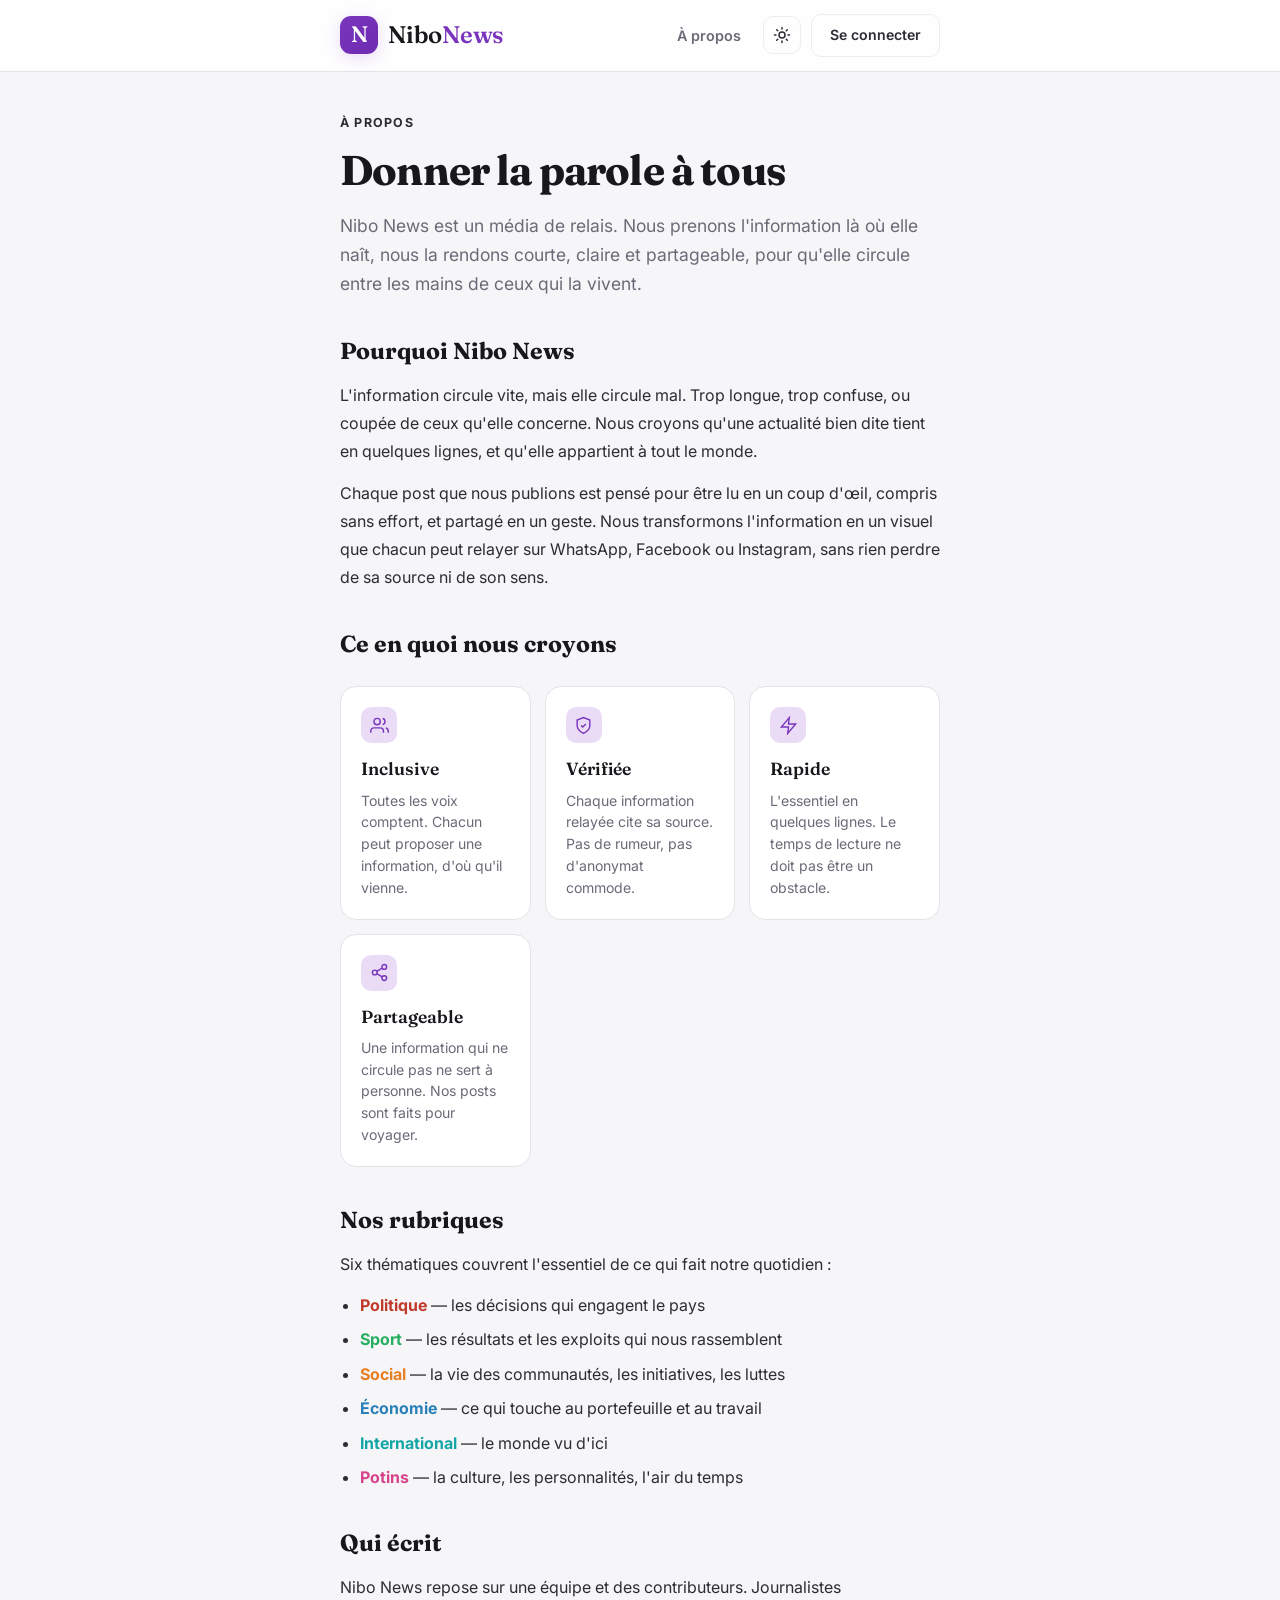
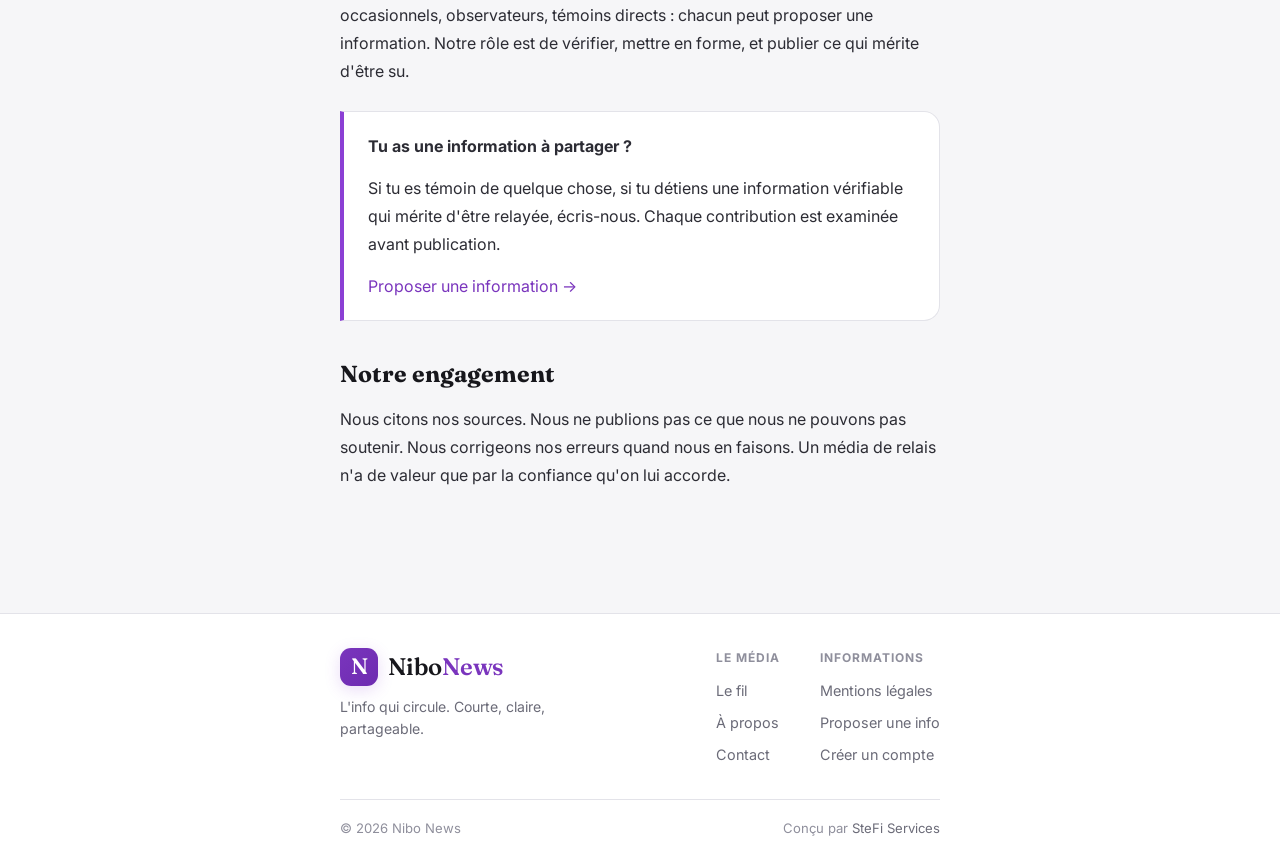
<file: a-propos.html>
<!DOCTYPE html>
<html lang="fr">
<head>
<meta charset="UTF-8">
<script>(function(){try{var t=localStorage.getItem("nibo-theme");if(t==="dark")document.documentElement.setAttribute("data-theme","dark");}catch(e){}})();</script>
<meta name="viewport" content="width=device-width, initial-scale=1.0">
<title>À propos · Nibo News</title>
<meta name="description" content="Nibo News, le média de relais qui donne la parole à tous. Une information courte, claire et partageable.">
<link rel="preconnect" href="https://fonts.googleapis.com">
<link rel="preconnect" href="https://fonts.gstatic.com" crossorigin>
<link href="https://fonts.googleapis.com/css2?family=Fraunces:ital,opsz,wght@0,9..144,400;0,9..144,500;0,9..144,600&family=Inter:wght@400;500;600;700&display=swap" rel="stylesheet">
<link rel="stylesheet" href="css/style.css">
</head>
<body>

<header>
  <div class="nav">
    <a href="index.html" class="logo"><span class="logo-mark">N</span><span class="logo-txt">Nibo<b>News</b></span></a>
    <div class="nav-actions"><a href="a-propos.html" class="nav-lien">À propos</a><button class="theme-toggle" type="button" aria-label="Changer de thème" title="Changer de thème"><svg class="ico-soleil" viewBox="0 0 24 24" fill="none" stroke="currentColor" stroke-width="2" stroke-linecap="round" stroke-linejoin="round"><circle cx="12" cy="12" r="4"/><path d="M12 2v2M12 20v2M4.93 4.93l1.41 1.41M17.66 17.66l1.41 1.41M2 12h2M20 12h2M6.34 17.66l-1.41 1.41M19.07 4.93l-1.41 1.41"/></svg><svg class="ico-lune" viewBox="0 0 24 24" fill="none" stroke="currentColor" stroke-width="2" stroke-linecap="round" stroke-linejoin="round"><path d="M21 12.79A9 9 0 1 1 11.21 3 7 7 0 0 0 21 12.79Z"/></svg></button><a href="connexion.html" class="btn-connexion">Se connecter</a></div>
  </div>
</header>

<main class="page">
  <p class="page-kicker">À propos</p>
  <h1>Donner la parole à tous</h1>
  <p class="chapo">Nibo News est un média de relais. Nous prenons l'information là où elle naît, nous la rendons courte, claire et partageable, pour qu'elle circule entre les mains de ceux qui la vivent.</p>

  <h2>Pourquoi Nibo News</h2>
  <p>L'information circule vite, mais elle circule mal. Trop longue, trop confuse, ou coupée de ceux qu'elle concerne. Nous croyons qu'une actualité bien dite tient en quelques lignes, et qu'elle appartient à tout le monde.</p>
  <p>Chaque post que nous publions est pensé pour être lu en un coup d'œil, compris sans effort, et partagé en un geste. Nous transformons l'information en un visuel que chacun peut relayer sur WhatsApp, Facebook ou Instagram, sans rien perdre de sa source ni de son sens.</p>

  <h2>Ce en quoi nous croyons</h2>
  <div class="valeurs">
    <div class="valeur">
      <div class="v-pastille"><svg viewBox="0 0 24 24" fill="none" stroke="currentColor" stroke-width="1.8"><path d="M17 21v-2a4 4 0 0 0-4-4H5a4 4 0 0 0-4 4v2"/><circle cx="9" cy="7" r="4"/><path d="M23 21v-2a4 4 0 0 0-3-3.87"/><path d="M16 3.13a4 4 0 0 1 0 7.75"/></svg></div>
      <h3>Inclusive</h3>
      <p>Toutes les voix comptent. Chacun peut proposer une information, d'où qu'il vienne.</p>
    </div>
    <div class="valeur">
      <div class="v-pastille"><svg viewBox="0 0 24 24" fill="none" stroke="currentColor" stroke-width="1.8"><path d="M12 22s8-4 8-10V5l-8-3-8 3v7c0 6 8 10 8 10z"/><path d="M9 12l2 2 4-4"/></svg></div>
      <h3>Vérifiée</h3>
      <p>Chaque information relayée cite sa source. Pas de rumeur, pas d'anonymat commode.</p>
    </div>
    <div class="valeur">
      <div class="v-pastille"><svg viewBox="0 0 24 24" fill="none" stroke="currentColor" stroke-width="1.8"><path d="M13 2L3 14h9l-1 8 10-12h-9l1-8z"/></svg></div>
      <h3>Rapide</h3>
      <p>L'essentiel en quelques lignes. Le temps de lecture ne doit pas être un obstacle.</p>
    </div>
    <div class="valeur">
      <div class="v-pastille"><svg viewBox="0 0 24 24" fill="none" stroke="currentColor" stroke-width="1.8"><circle cx="18" cy="5" r="3"/><circle cx="6" cy="12" r="3"/><circle cx="18" cy="19" r="3"/><path d="M8.6 13.5l6.8 4M15.4 6.5l-6.8 4"/></svg></div>
      <h3>Partageable</h3>
      <p>Une information qui ne circule pas ne sert à personne. Nos posts sont faits pour voyager.</p>
    </div>
  </div>

  <h2>Nos rubriques</h2>
  <p>Six thématiques couvrent l'essentiel de ce qui fait notre quotidien :</p>
  <ul>
    <li><strong style="color:var(--politique)">Politique</strong> — les décisions qui engagent le pays</li>
    <li><strong style="color:var(--sport)">Sport</strong> — les résultats et les exploits qui nous rassemblent</li>
    <li><strong style="color:var(--social)">Social</strong> — la vie des communautés, les initiatives, les luttes</li>
    <li><strong style="color:var(--economie)">Économie</strong> — ce qui touche au portefeuille et au travail</li>
    <li><strong style="color:var(--international)">International</strong> — le monde vu d'ici</li>
    <li><strong style="color:var(--potins)">Potins</strong> — la culture, les personnalités, l'air du temps</li>
  </ul>

  <h2>Qui écrit</h2>
  <p>Nibo News repose sur une équipe et des contributeurs. Journalistes occasionnels, observateurs, témoins directs : chacun peut proposer une information. Notre rôle est de vérifier, mettre en forme, et publier ce qui mérite d'être su.</p>

  <div class="encart">
    <p><strong>Tu as une information à partager ?</strong></p>
    <p>Si tu es témoin de quelque chose, si tu détiens une information vérifiable qui mérite d'être relayée, écris-nous. Chaque contribution est examinée avant publication.</p>
    <p><a href="contact.html">Proposer une information →</a></p>
  </div>

  <h2>Notre engagement</h2>
  <p>Nous citons nos sources. Nous ne publions pas ce que nous ne pouvons pas soutenir. Nous corrigeons nos erreurs quand nous en faisons. Un média de relais n'a de valeur que par la confiance qu'on lui accorde.</p>
</main>

<footer>
  <div class="foot-inner">
    <div class="foot-haut">
      <div class="foot-marque">
        <a href="index.html" class="logo"><span class="logo-mark">N</span><span class="logo-txt">Nibo<b>News</b></span></a>
        <p>L'info qui circule. Courte, claire, partageable.</p>
      </div>
      <div class="foot-liens">
        <div class="foot-col">
          <h4>Le média</h4>
          <a href="index.html">Le fil</a>
          <a href="a-propos.html">À propos</a>
          <a href="contact.html">Contact</a>
        </div>
        <div class="foot-col">
          <h4>Informations</h4>
          <a href="mentions-legales.html">Mentions légales</a>
          <a href="contact.html">Proposer une info</a>
          <a href="inscription.html">Créer un compte</a>
        </div>
      </div>
    </div>
    <div class="foot-bas">
      <span>© 2026 Nibo News</span>
      <span>Conçu par <a href="https://stefi-services.vercel.app/" target="_blank" rel="noopener">SteFi Services</a></span>
    </div>
  </div>
</footer>

<script src="js/theme.js"></script>
</body>
</html>
</file>
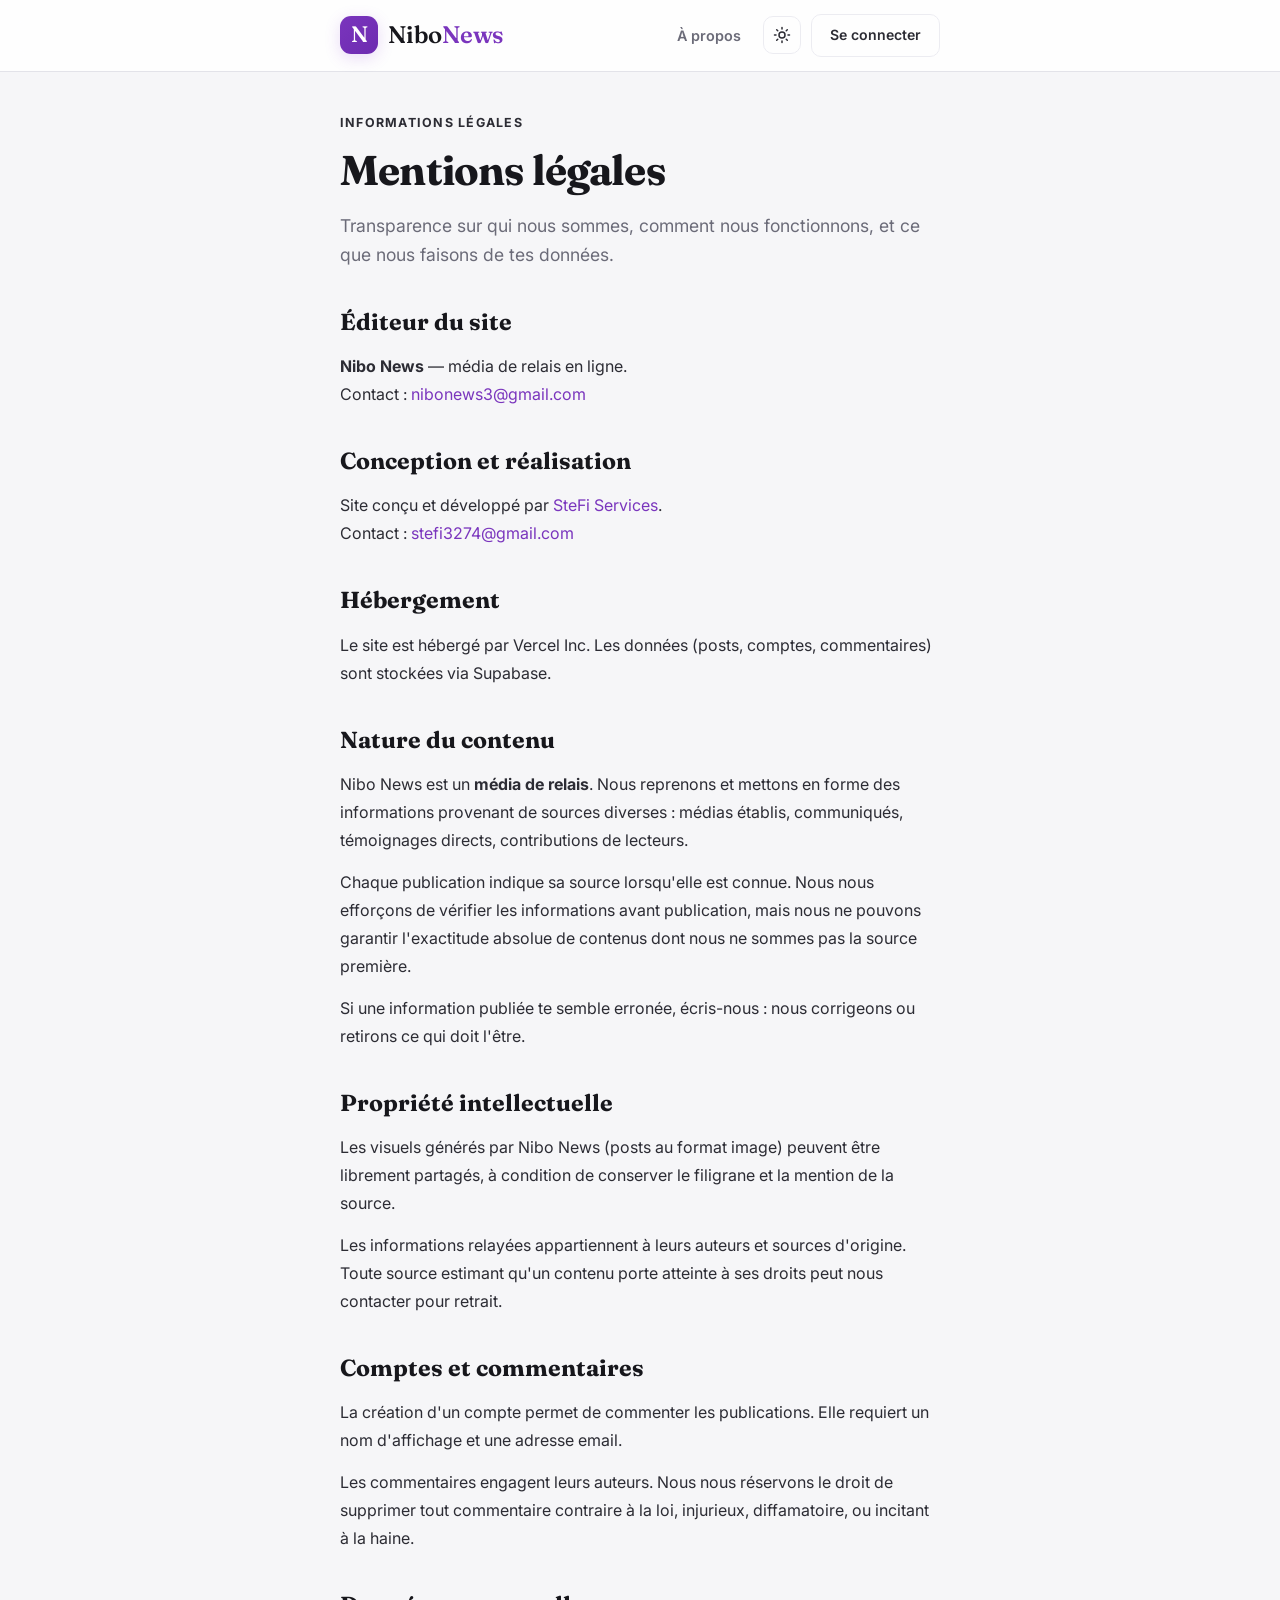
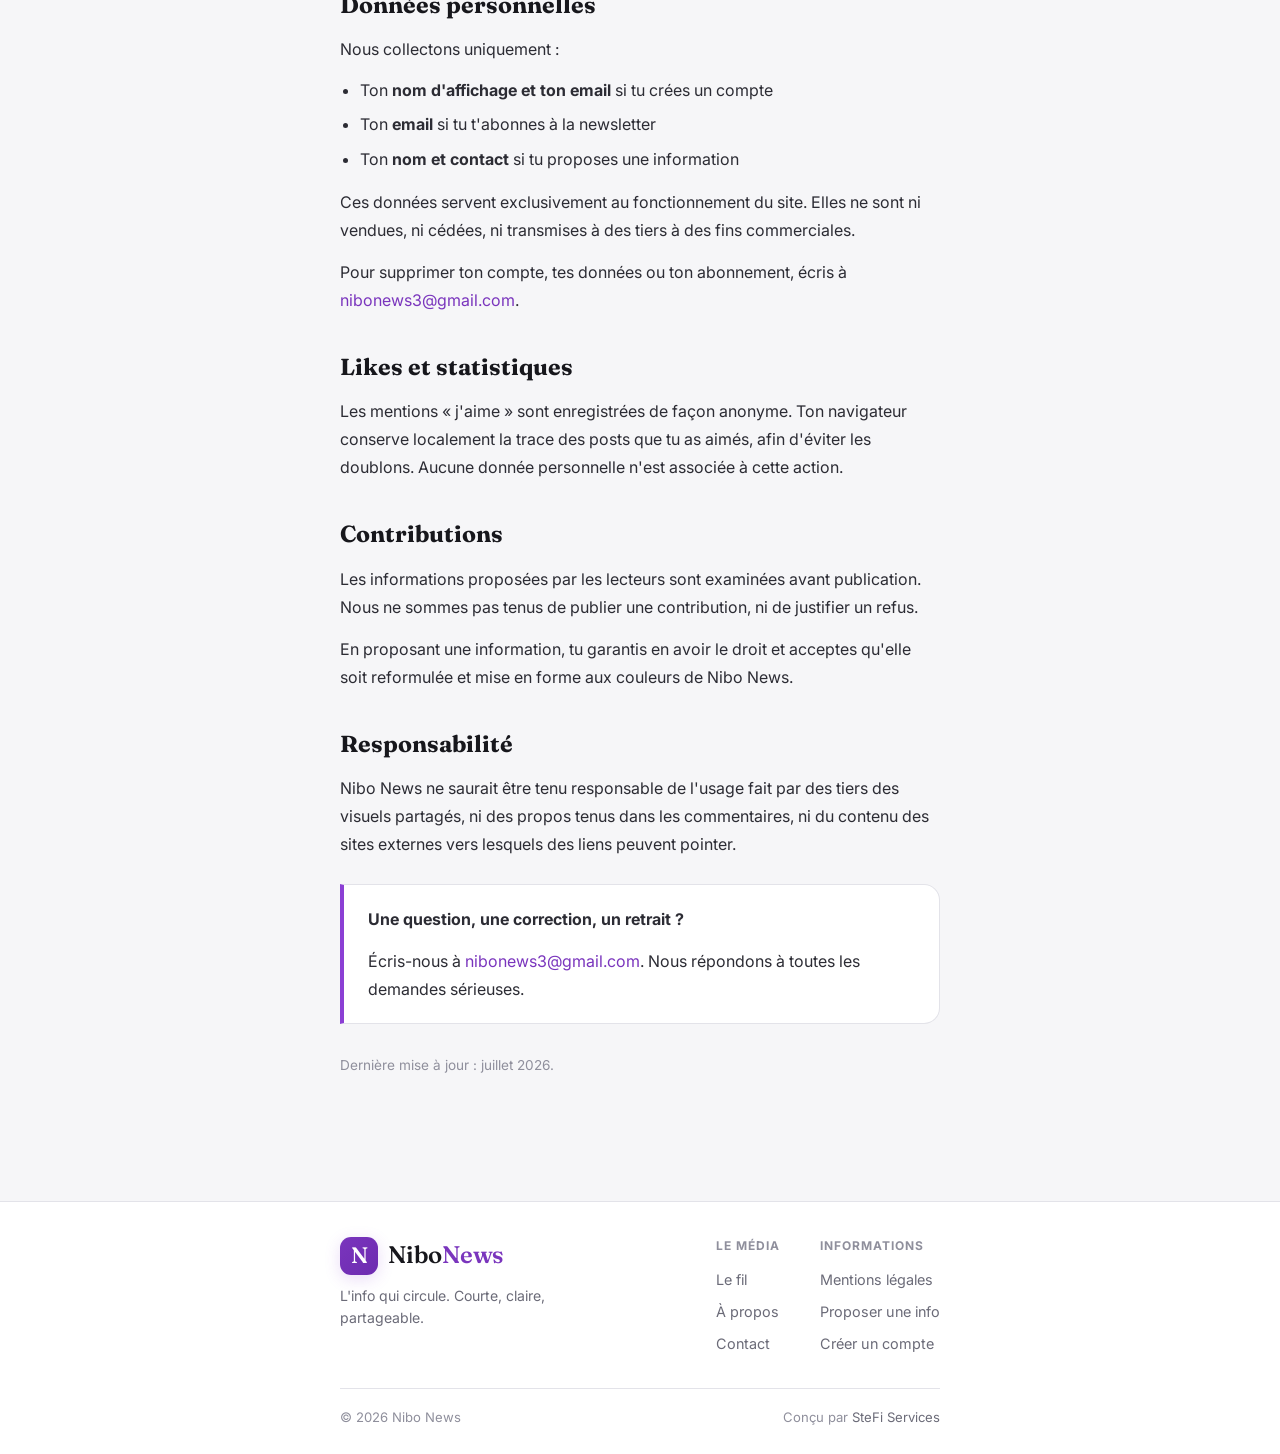
<file: mentions-legales.html>
<!DOCTYPE html>
<html lang="fr">
<head>
<meta charset="UTF-8">
<script>(function(){try{var t=localStorage.getItem("nibo-theme");if(t==="dark")document.documentElement.setAttribute("data-theme","dark");}catch(e){}})();</script>
<meta name="viewport" content="width=device-width, initial-scale=1.0">
<title>Mentions légales · Nibo News</title>
<meta name="robots" content="noindex">
<link rel="preconnect" href="https://fonts.googleapis.com">
<link rel="preconnect" href="https://fonts.gstatic.com" crossorigin>
<link href="https://fonts.googleapis.com/css2?family=Fraunces:ital,opsz,wght@0,9..144,400;0,9..144,500;0,9..144,600&family=Inter:wght@400;500;600;700&display=swap" rel="stylesheet">
<link rel="stylesheet" href="css/style.css">
</head>
<body>

<header>
  <div class="nav">
    <a href="index.html" class="logo"><span class="logo-mark">N</span><span class="logo-txt">Nibo<b>News</b></span></a>
    <div class="nav-actions"><a href="a-propos.html" class="nav-lien">À propos</a><button class="theme-toggle" type="button" aria-label="Changer de thème" title="Changer de thème"><svg class="ico-soleil" viewBox="0 0 24 24" fill="none" stroke="currentColor" stroke-width="2" stroke-linecap="round" stroke-linejoin="round"><circle cx="12" cy="12" r="4"/><path d="M12 2v2M12 20v2M4.93 4.93l1.41 1.41M17.66 17.66l1.41 1.41M2 12h2M20 12h2M6.34 17.66l-1.41 1.41M19.07 4.93l-1.41 1.41"/></svg><svg class="ico-lune" viewBox="0 0 24 24" fill="none" stroke="currentColor" stroke-width="2" stroke-linecap="round" stroke-linejoin="round"><path d="M21 12.79A9 9 0 1 1 11.21 3 7 7 0 0 0 21 12.79Z"/></svg></button><a href="connexion.html" class="btn-connexion">Se connecter</a></div>
  </div>
</header>

<main class="page">
  <p class="page-kicker">Informations légales</p>
  <h1>Mentions légales</h1>
  <p class="chapo">Transparence sur qui nous sommes, comment nous fonctionnons, et ce que nous faisons de tes données.</p>

  <h2>Éditeur du site</h2>
  <p><strong>Nibo News</strong> — média de relais en ligne.<br>
  Contact : <a href="mailto:nibonews3@gmail.com">nibonews3@gmail.com</a></p>

  <h2>Conception et réalisation</h2>
  <p>Site conçu et développé par <a href="https://stefi-services.vercel.app/" target="_blank" rel="noopener">SteFi Services</a>.<br>
  Contact : <a href="mailto:stefi3274@gmail.com">stefi3274@gmail.com</a></p>

  <h2>Hébergement</h2>
  <p>Le site est hébergé par Vercel Inc. Les données (posts, comptes, commentaires) sont stockées via Supabase.</p>

  <h2>Nature du contenu</h2>
  <p>Nibo News est un <strong>média de relais</strong>. Nous reprenons et mettons en forme des informations provenant de sources diverses : médias établis, communiqués, témoignages directs, contributions de lecteurs.</p>
  <p>Chaque publication indique sa source lorsqu'elle est connue. Nous nous efforçons de vérifier les informations avant publication, mais nous ne pouvons garantir l'exactitude absolue de contenus dont nous ne sommes pas la source première.</p>
  <p>Si une information publiée te semble erronée, écris-nous : nous corrigeons ou retirons ce qui doit l'être.</p>

  <h2>Propriété intellectuelle</h2>
  <p>Les visuels générés par Nibo News (posts au format image) peuvent être librement partagés, à condition de conserver le filigrane et la mention de la source.</p>
  <p>Les informations relayées appartiennent à leurs auteurs et sources d'origine. Toute source estimant qu'un contenu porte atteinte à ses droits peut nous contacter pour retrait.</p>

  <h2>Comptes et commentaires</h2>
  <p>La création d'un compte permet de commenter les publications. Elle requiert un nom d'affichage et une adresse email.</p>
  <p>Les commentaires engagent leurs auteurs. Nous nous réservons le droit de supprimer tout commentaire contraire à la loi, injurieux, diffamatoire, ou incitant à la haine.</p>

  <h2>Données personnelles</h2>
  <p>Nous collectons uniquement :</p>
  <ul>
    <li>Ton <strong>nom d'affichage et ton email</strong> si tu crées un compte</li>
    <li>Ton <strong>email</strong> si tu t'abonnes à la newsletter</li>
    <li>Ton <strong>nom et contact</strong> si tu proposes une information</li>
  </ul>
  <p>Ces données servent exclusivement au fonctionnement du site. Elles ne sont ni vendues, ni cédées, ni transmises à des tiers à des fins commerciales.</p>
  <p>Pour supprimer ton compte, tes données ou ton abonnement, écris à <a href="mailto:nibonews3@gmail.com">nibonews3@gmail.com</a>.</p>

  <h2>Likes et statistiques</h2>
  <p>Les mentions « j'aime » sont enregistrées de façon anonyme. Ton navigateur conserve localement la trace des posts que tu as aimés, afin d'éviter les doublons. Aucune donnée personnelle n'est associée à cette action.</p>

  <h2>Contributions</h2>
  <p>Les informations proposées par les lecteurs sont examinées avant publication. Nous ne sommes pas tenus de publier une contribution, ni de justifier un refus.</p>
  <p>En proposant une information, tu garantis en avoir le droit et acceptes qu'elle soit reformulée et mise en forme aux couleurs de Nibo News.</p>

  <h2>Responsabilité</h2>
  <p>Nibo News ne saurait être tenu responsable de l'usage fait par des tiers des visuels partagés, ni des propos tenus dans les commentaires, ni du contenu des sites externes vers lesquels des liens peuvent pointer.</p>

  <div class="encart">
    <p><strong>Une question, une correction, un retrait ?</strong></p>
    <p>Écris-nous à <a href="mailto:nibonews3@gmail.com">nibonews3@gmail.com</a>. Nous répondons à toutes les demandes sérieuses.</p>
  </div>

  <p style="color:var(--texte-faible);font-size:.85rem;margin-top:30px">Dernière mise à jour : juillet 2026.</p>
</main>

<footer>
  <div class="foot-inner">
    <div class="foot-haut">
      <div class="foot-marque">
        <a href="index.html" class="logo"><span class="logo-mark">N</span><span class="logo-txt">Nibo<b>News</b></span></a>
        <p>L'info qui circule. Courte, claire, partageable.</p>
      </div>
      <div class="foot-liens">
        <div class="foot-col">
          <h4>Le média</h4>
          <a href="index.html">Le fil</a>
          <a href="a-propos.html">À propos</a>
          <a href="contact.html">Contact</a>
        </div>
        <div class="foot-col">
          <h4>Informations</h4>
          <a href="mentions-legales.html">Mentions légales</a>
          <a href="contact.html">Proposer une info</a>
          <a href="inscription.html">Créer un compte</a>
        </div>
      </div>
    </div>
    <div class="foot-bas">
      <span>© 2026 Nibo News</span>
      <span>Conçu par <a href="https://stefi-services.vercel.app/" target="_blank" rel="noopener">SteFi Services</a></span>
    </div>
  </div>
</footer>

<script src="js/theme.js"></script>
</body>
</html>
</file>
<file: css/style.css>
/* ============================================================
   Nibo News — média de relais
   Thème clair (par défaut) + thème sombre (bascule) · pourpre · rubriques colorées
   ============================================================ */
:root{
  /* Base — thème clair (par défaut) */
  --gris:#f6f6f8;          /* fond principal */
  --gris-2:#ffffff;        /* cartes, surfaces */
  --gris-3:#ececf1;        /* survol, bordures */
  --gris-line:#e3e3e9;
  --blanc:#17171c;         /* texte fort (titres) */
  --texte:#2c2c34;
  --texte-doux:#6b6b78;
  --texte-faible:#8f8f9c;
  --voile:rgba(255,255,255,.85);

  /* Pourpre — thème principal */
  --pourpre:#8b3fd4;
  --pourpre-c:#7a35bd;     /* ajusté pour contraste sur fond clair */
  --pourpre-d:#6d2bb0;     /* foncé */
  --pourpre-glow:rgba(139,63,212,.18);

  /* Rubriques */
  --politique:#c0392b;     /* rouge grave (legacy) */
  --sport:#27ae60;         /* vert vif */
  --social:#e67e22;        /* orange chaleureux (legacy) */
  --economie:#2980b9;      /* bleu confiance (legacy) */
  --international:#16a5a5;  /* sarcelle (legacy) */
  --potins:#d6438b;        /* rose magazine (legacy) */
  --societe:#f39c12;       /* ambre chaleureux */
  --art:#9b59b6;           /* violet artistique */
  --technologique:#00b4d8; /* cyan techno */
  --divers:#c0392b;        /* rouge grave (ex-Politique) */
  --ecologie:#16a085;      /* vert-sarcelle nature/ciel */

  --serif:'Fraunces',Georgia,serif;
  --sans:'Inter',system-ui,sans-serif;
  --r:16px;
  --r-lg:22px;
  --wrap:640px;   /* colonne centrale façon fil social */
}

/* Base — thème sombre (activé via data-theme="dark" sur <html>) */
html[data-theme="dark"]{
  --gris:#1a1a1f;
  --gris-2:#24242c;
  --gris-3:#2f2f39;
  --gris-line:#37373f;
  --blanc:#f4f4f7;
  --texte:#e6e6ec;
  --texte-doux:#9a9aa8;
  --texte-faible:#6b6b78;
  --voile:rgba(26,26,31,.85);
  --pourpre-c:#a45ee8;
  --pourpre-glow:rgba(139,63,212,.25);
}

*{margin:0;padding:0;box-sizing:border-box}
html{scroll-behavior:smooth}
body{background:var(--gris);color:var(--texte);font-family:var(--sans);line-height:1.6;
  font-size:16px;-webkit-font-smoothing:antialiased;transition:background .25s,color .25s}

/* Couleurs par rubrique (variable --c injectée) */
.r-politique{--c:var(--politique)}
.r-sport{--c:var(--sport)}
.r-social{--c:var(--social)}
.r-economie{--c:var(--economie)}
.r-international{--c:var(--international)}
.r-potins{--c:var(--potins)}
.r-societe{--c:var(--societe)}
.r-art{--c:var(--art)}
.r-technologique{--c:var(--technologique)}
.r-divers{--c:var(--divers)}
.r-ecologie{--c:var(--ecologie)}

/* ============================================================
   Bascule de thème
   ============================================================ */
.theme-toggle{background:none;border:1px solid var(--gris-3);color:var(--texte);
  width:38px;height:38px;border-radius:10px;cursor:pointer;display:inline-flex;
  align-items:center;justify-content:center;transition:all .2s;flex:none}
.theme-toggle:hover{border-color:var(--pourpre);color:var(--pourpre-c)}
.theme-toggle svg{width:18px;height:18px}
.theme-toggle .ico-lune{display:none}
html[data-theme="dark"] .theme-toggle .ico-soleil{display:none}
html[data-theme="dark"] .theme-toggle .ico-lune{display:inline-flex}

/* ============================================================
   En-tête / barre de navigation
   ============================================================ */
header{position:sticky;top:0;z-index:100;background:var(--voile);
  backdrop-filter:blur(14px);border-bottom:1px solid var(--gris-line)}
.nav{max-width:var(--wrap);margin:0 auto;display:flex;align-items:center;
  justify-content:space-between;padding:14px 20px}
.logo{display:flex;align-items:center;gap:10px;text-decoration:none}
.logo-mark{width:38px;height:38px;border-radius:11px;
  background:linear-gradient(135deg,var(--pourpre-c),var(--pourpre-d));
  display:flex;align-items:center;justify-content:center;
  font-family:var(--serif);font-weight:600;font-size:1.4rem;color:#fff;
  box-shadow:0 4px 16px var(--pourpre-glow)}
.logo-txt{font-family:var(--serif);font-size:1.5rem;font-weight:600;color:var(--blanc);letter-spacing:-.01em}
.logo-txt b{color:var(--pourpre-c);font-weight:600}
.nav-actions{display:flex;align-items:center;gap:10px}
.btn-connexion{background:none;border:1px solid var(--gris-3);color:var(--texte);
  font-family:inherit;font-weight:600;font-size:.88rem;padding:9px 18px;border-radius:10px;
  cursor:pointer;text-decoration:none;transition:all .2s}
.btn-connexion:hover{border-color:var(--pourpre);color:var(--pourpre-c)}

/* ============================================================
   Filtres de rubriques
   ============================================================ */
.rubriques{position:sticky;top:67px;z-index:90;background:var(--voile);
  backdrop-filter:blur(14px);border-bottom:1px solid var(--gris-line)}
/* Toutes les rubriques visibles : elles passent à la ligne au lieu de défiler */
.rubriques-inner{max-width:var(--wrap);margin:0 auto;display:flex;flex-wrap:wrap;
  gap:7px;padding:12px 20px;justify-content:center}
.rub-chip{background:none;border:1.5px solid var(--c,var(--gris-3));color:var(--c,var(--texte-doux));
  font-family:inherit;font-weight:700;font-size:.85rem;padding:7px 16px;border-radius:20px;
  cursor:pointer;transition:all .25s cubic-bezier(.34,1.56,.64,1);white-space:nowrap}
.rub-chip:hover{background:var(--c,var(--pourpre));border-color:var(--c,var(--pourpre));color:#fff;
  transform:translateY(-2px) scale(1.05);
  box-shadow:0 6px 18px -4px var(--c,var(--pourpre-glow))}
.rub-chip.on{background:linear-gradient(135deg,var(--c,var(--pourpre)),var(--c,var(--pourpre)) 60%,rgba(255,255,255,.25));
  border-color:var(--c,var(--pourpre));color:#fff;
  box-shadow:0 4px 16px -2px var(--c,var(--pourpre-glow)),0 0 0 3px color-mix(in srgb,var(--c,var(--pourpre)) 25%,transparent);
  transform:scale(1.06)}

/* ============================================================
   Fil de posts
   ============================================================ */
.fil{max-width:var(--wrap);margin:0 auto;padding:24px 20px 80px}

/* Carte post = l'image elle-même */
.post{background:var(--gris-2);border:1px solid var(--gris-line);border-radius:var(--r);
  margin-bottom:14px;overflow:hidden;transition:border-color .2s}
.post:hover{border-color:var(--c,var(--gris-3))}

/* Zone capturée pour le téléchargement (le "visuel") */
.post-visuel{position:relative;padding:20px 22px 22px;
  background:var(--gris-2);
  border-top:3px solid var(--c)}
.post-head{display:flex;align-items:center;justify-content:space-between;margin-bottom:14px}
.post-rub{display:inline-flex;align-items:center;font-size:.72rem;font-weight:700;
  text-transform:uppercase;letter-spacing:.06em;color:var(--c);
  background:color-mix(in srgb, var(--c) 13%, transparent);
  padding:3px 9px;border-radius:6px}
.post-nino{font-family:var(--serif);font-size:.95rem;font-weight:600;color:var(--texte-doux)}
.post-nino b{color:var(--pourpre-c)}
.post-texte{font-family:var(--serif);font-size:1.28rem;line-height:1.45;color:var(--blanc);
  font-weight:500;letter-spacing:-.01em}
.post-visuel.court .post-texte{font-size:1.5rem;line-height:1.4}
.post-foot{display:flex;align-items:center;gap:8px;margin-top:16px;padding-top:12px;
  border-top:1px solid var(--gris-line)}
.post-foot .pf-dot{width:5px;height:5px;border-radius:50%;background:var(--texte-faible)}
.post-date{font-size:.82rem;color:var(--texte-doux)}
.post-watermark{margin-left:auto;font-family:var(--serif);font-size:.85rem;color:var(--texte-faible)}
.post-watermark b{color:var(--pourpre-c)}

/* Barre d'actions (hors visuel) */
.post-actions{display:flex;align-items:center;gap:4px;padding:10px 16px;background:var(--gris-2)}
.act{display:inline-flex;align-items:center;gap:7px;background:none;border:0;
  color:var(--texte-doux);font-family:inherit;font-size:.85rem;font-weight:600;
  padding:9px 12px;border-radius:10px;cursor:pointer;transition:all .2s}
.act:hover{background:var(--gris-3);color:var(--blanc)}
.act.like:hover{color:#e0245e}
.act.like.on{color:#e0245e}
.act svg{width:18px;height:18px}
.act-count{font-variant-numeric:tabular-nums}
.act-share{margin-left:auto}
.act-dl{color:var(--pourpre-c)}
.act-dl:hover{background:var(--pourpre-glow);color:var(--pourpre-c)}

/* Menu de partage */
.share-menu{display:none;gap:6px;padding:8px 16px 14px;background:var(--gris-2);flex-wrap:wrap}
.share-menu.open{display:flex}
.share-btn{display:inline-flex;align-items:center;gap:6px;font-family:inherit;font-weight:600;
  font-size:.82rem;padding:8px 14px;border-radius:9px;border:0;cursor:pointer;color:#fff;text-decoration:none}
.share-wa{background:#25d366}
.share-fb{background:#1877f2}
.share-x{background:#000;border:1px solid #333}
.share-tg{background:#0088cc}

/* Format de téléchargement (carré / story) */
.dl-menu{display:none;gap:8px;padding:8px 16px 14px;background:var(--gris-2)}
.dl-menu.open{display:flex}
.dl-opt{flex:1;background:var(--gris-3);border:1px solid var(--gris-line);color:var(--texte);
  font-family:inherit;font-weight:600;font-size:.82rem;padding:10px;border-radius:9px;cursor:pointer;transition:all .2s}
.dl-opt:hover{border-color:var(--pourpre);color:var(--pourpre-c)}

/* ============================================================
   Hero d'accueil
   ============================================================ */
.hero{max-width:var(--wrap);margin:0 auto;padding:40px 20px 8px;text-align:center}
.hero h1{font-family:var(--serif);font-size:clamp(2rem,6vw,2.8rem);font-weight:600;
  color:var(--blanc);letter-spacing:-.02em;line-height:1.1;margin-bottom:12px}
.hero h1 b{color:var(--pourpre-c);font-weight:600}
.hero p{color:var(--texte-doux);font-size:1.05rem;max-width:440px;margin:0 auto}

/* ============================================================
   Responsive
   ============================================================ */
@media (max-width:520px){
  .post-texte{font-size:1.3rem}
  .post-visuel.court .post-texte{font-size:1.6rem}
  .act span:not(.act-count){display:none}
  .act{padding:9px 10px}
}

@media (prefers-reduced-motion:reduce){*{animation:none!important;transition:none!important}}

/* ============================================================
   Newsletter
   ============================================================ */
.newsletter{max-width:var(--wrap);margin:0 auto 80px;padding:0 20px}
.nl-inner{background:linear-gradient(150deg, color-mix(in srgb, var(--pourpre) 22%, var(--gris-2)), var(--gris-2));
  border:1px solid var(--gris-line);border-radius:var(--r-lg);padding:34px 28px;text-align:center}
.nl-inner h2{font-family:var(--serif);font-size:1.6rem;color:var(--blanc);margin-bottom:8px}
.nl-inner p{color:var(--texte-doux);margin-bottom:20px;font-size:.95rem}
.nl-form{display:flex;gap:10px;max-width:420px;margin:0 auto;flex-wrap:wrap}
.nl-form input{flex:1;min-width:200px;background:var(--gris);border:1px solid var(--gris-3);border-radius:11px;
  padding:12px 15px;font-family:inherit;font-size:.95rem;color:var(--texte)}
.nl-form input:focus{outline:none;border-color:var(--pourpre)}
.nl-form button{background:var(--pourpre);color:#fff;border:0;font-family:inherit;font-weight:600;
  font-size:.92rem;padding:12px 24px;border-radius:11px;cursor:pointer;transition:background .2s}
.nl-form button:hover{background:var(--pourpre-d)}
.nl-msg{margin-top:14px;font-size:.9rem;min-height:20px}
.nl-msg.ok{color:#4ade80}
.nl-msg.err{color:#f87171}

/* État vide du fil */
.fil-vide{text-align:center;padding:70px 24px;background:var(--gris-2);
  border:1px dashed var(--gris-3);border-radius:var(--r-lg)}
.fv-icone{width:60px;height:60px;margin:0 auto 18px;border-radius:16px;
  background:linear-gradient(135deg,var(--pourpre-c),var(--pourpre-d));
  display:flex;align-items:center;justify-content:center;box-shadow:0 6px 20px var(--pourpre-glow)}
.fv-icone svg{width:30px;height:30px;color:#fff}
.fil-vide h2{font-family:var(--serif);font-size:1.5rem;color:var(--blanc);margin-bottom:10px}
.fil-vide p{color:var(--texte-doux);max-width:360px;margin:0 auto;font-size:.95rem}

/* Source du post (crédibilité du relais) */
.post-source{font-size:.82rem;color:var(--texte-doux);font-style:italic}

/* Note du menu de partage de repli */
.share-note{width:100%;font-size:.8rem;color:var(--texte-faible);font-style:italic;padding-top:4px}

/* ============================================================
   Pied de page du site
   ============================================================ */
footer{border-top:1px solid var(--gris-line);background:var(--gris-2);margin-top:40px}
.foot-inner{max-width:var(--wrap);margin:0 auto;padding:34px 20px 26px}
.foot-haut{display:flex;justify-content:space-between;gap:26px;flex-wrap:wrap;margin-bottom:24px}
.foot-marque{max-width:260px}
.foot-marque .logo{margin-bottom:10px}
.foot-marque p{color:var(--texte-doux);font-size:.88rem;line-height:1.55}
.foot-liens{display:flex;gap:40px;flex-wrap:wrap}
.foot-col h4{font-size:.75rem;font-weight:700;text-transform:uppercase;letter-spacing:.08em;
  color:var(--texte-faible);margin-bottom:12px}
.foot-col a{display:block;color:var(--texte-doux);text-decoration:none;font-size:.9rem;
  margin-bottom:9px;transition:color .2s}
.foot-col a:hover{color:var(--pourpre-c)}
.foot-bas{border-top:1px solid var(--gris-line);padding-top:18px;display:flex;
  justify-content:space-between;gap:14px;flex-wrap:wrap;font-size:.82rem;color:var(--texte-faible)}
.foot-bas a{color:var(--texte-doux);text-decoration:none}
.foot-bas a:hover{color:var(--pourpre-c)}

/* ============================================================
   Pages de contenu (à propos, mentions, contact)
   ============================================================ */
.page{max-width:var(--wrap);margin:0 auto;padding:40px 20px 70px}
.page-kicker{font-size:.78rem;font-weight:700;text-transform:uppercase;letter-spacing:.1em;
  color:var(--pourpre-c);margin-bottom:10px}
.page h1{font-family:var(--serif);font-size:clamp(1.9rem,5vw,2.6rem);color:var(--blanc);
  line-height:1.15;margin-bottom:16px;letter-spacing:-.02em}
.page .chapo{font-size:1.1rem;color:var(--texte-doux);line-height:1.65;margin-bottom:34px}
.page h2{font-family:var(--serif);font-size:1.45rem;color:var(--blanc);margin:34px 0 12px}
.page h3{font-size:1.05rem;font-weight:600;color:var(--texte);margin:22px 0 8px}
.page p{color:var(--texte);line-height:1.75;margin-bottom:14px}
.page ul{margin:0 0 16px 20px;color:var(--texte)}
.page li{margin-bottom:8px;line-height:1.65}
.page a{color:var(--pourpre-c);text-decoration:none}
.page a:hover{text-decoration:underline}
.encart{background:var(--gris-2);border:1px solid var(--gris-line);border-left:4px solid var(--pourpre);
  border-radius:0 var(--r) var(--r) 0;padding:20px 24px;margin:26px 0}
.encart p:last-child{margin-bottom:0}
.valeurs{display:grid;grid-template-columns:repeat(auto-fit,minmax(180px,1fr));gap:14px;margin:24px 0}
.valeur{background:var(--gris-2);border:1px solid var(--gris-line);border-radius:var(--r);padding:20px}
.valeur .v-pastille{width:36px;height:36px;border-radius:10px;display:flex;align-items:center;
  justify-content:center;margin-bottom:12px;background:var(--pourpre-glow)}
.valeur .v-pastille svg{width:19px;height:19px;color:var(--pourpre-c)}
.valeur h3{margin:0 0 6px;font-family:var(--serif);font-size:1.1rem;color:var(--blanc)}
.valeur p{font-size:.88rem;color:var(--texte-doux);margin:0;line-height:1.55}

/* Contact */
.contact-grid{display:grid;grid-template-columns:1fr;gap:16px;margin-bottom:32px}
.contact-carte{background:var(--gris-2);border:1px solid var(--gris-line);border-radius:var(--r);
  padding:20px 22px;display:flex;align-items:center;gap:16px;text-decoration:none;transition:border-color .2s}
.contact-carte:hover{border-color:var(--pourpre)}
.cc-icone{width:44px;height:44px;border-radius:12px;background:var(--pourpre-glow);flex:0 0 auto;
  display:flex;align-items:center;justify-content:center}
.cc-icone svg{width:21px;height:21px;color:var(--pourpre-c)}
.cc-txt h3{margin:0 0 2px;font-size:1rem;font-weight:600;color:var(--blanc)}
.cc-txt p{margin:0;font-size:.88rem;color:var(--texte-doux)}
.form-carte{background:var(--gris-2);border:1px solid var(--gris-line);border-radius:var(--r);padding:26px}
.form-carte h2{margin-top:0}
.f-field{margin-bottom:16px}
.f-field label{display:block;font-size:.82rem;font-weight:600;margin-bottom:6px;color:var(--texte)}
.f-field input,.f-field select,.f-field textarea{width:100%;background:var(--gris);border:1px solid var(--gris-3);
  border-radius:10px;padding:12px 14px;font-family:inherit;font-size:.98rem;color:var(--texte)}
.f-field input:focus,.f-field select:focus,.f-field textarea:focus{outline:none;border-color:var(--pourpre)}
.f-field textarea{min-height:110px;resize:vertical;line-height:1.55}
.f-field .hint{font-size:.8rem;color:var(--texte-faible);margin-top:5px}
.btn-p{background:var(--pourpre);color:#fff;border:0;font-family:inherit;font-weight:600;font-size:.95rem;
  padding:12px 24px;border-radius:11px;cursor:pointer;transition:background .2s}
.btn-p:hover{background:var(--pourpre-d)}
.f-msg{display:none;padding:11px 14px;border-radius:10px;font-size:.9rem;margin-bottom:14px}
.f-msg.on{display:block}
.f-msg.ok{background:rgba(39,174,96,.15);color:#4ade80}
.f-msg.err{background:rgba(192,57,43,.15);color:#f87171}
@media (min-width:560px){.contact-grid{grid-template-columns:1fr 1fr}}

/* Lien de navigation dans l'en-tête */
.nav-lien{color:var(--texte-doux);text-decoration:none;font-size:.9rem;font-weight:600;
  padding:9px 12px;transition:color .2s}
.nav-lien:hover{color:var(--pourpre-c)}
@media (max-width:420px){.nav-lien{display:none}}

/* Rubriques : ajustement sur petits écrans (tout reste visible) */
@media (max-width:430px){
  .rubriques-inner{gap:6px;padding:11px 14px}
  .rub-chip{font-size:.79rem;padding:6px 12px}
}
@media (max-width:340px){
  .rub-chip{font-size:.75rem;padding:6px 10px}
}

/* Sélecteur de langue (admin) */
.lang-chip{min-width:96px;text-align:center}
#langSelect input:checked + .rs-chip{background:var(--pourpre);border-color:var(--pourpre);color:#fff}

/* Marqueur de langue sur les posts */
.post-langue{font-size:.7rem;font-weight:700;letter-spacing:.05em;text-transform:uppercase;
  padding:2px 8px;border-radius:20px;background:var(--pourpre-glow);color:var(--pourpre-c);margin-left:8px}

/* Filtre de langue */
.langues-inner{max-width:var(--wrap);margin:0 auto;display:flex;gap:6px;padding:0 20px 11px;
  justify-content:center;flex-wrap:wrap}
.lang-filtre{background:none;border:0;color:var(--texte-faible);font-family:inherit;
  font-weight:600;font-size:.8rem;padding:5px 12px;border-radius:8px;cursor:pointer;transition:all .2s}
.lang-filtre:hover{color:var(--texte)}
.lang-filtre.on{background:var(--pourpre-glow);color:var(--pourpre-c)}
</file>
